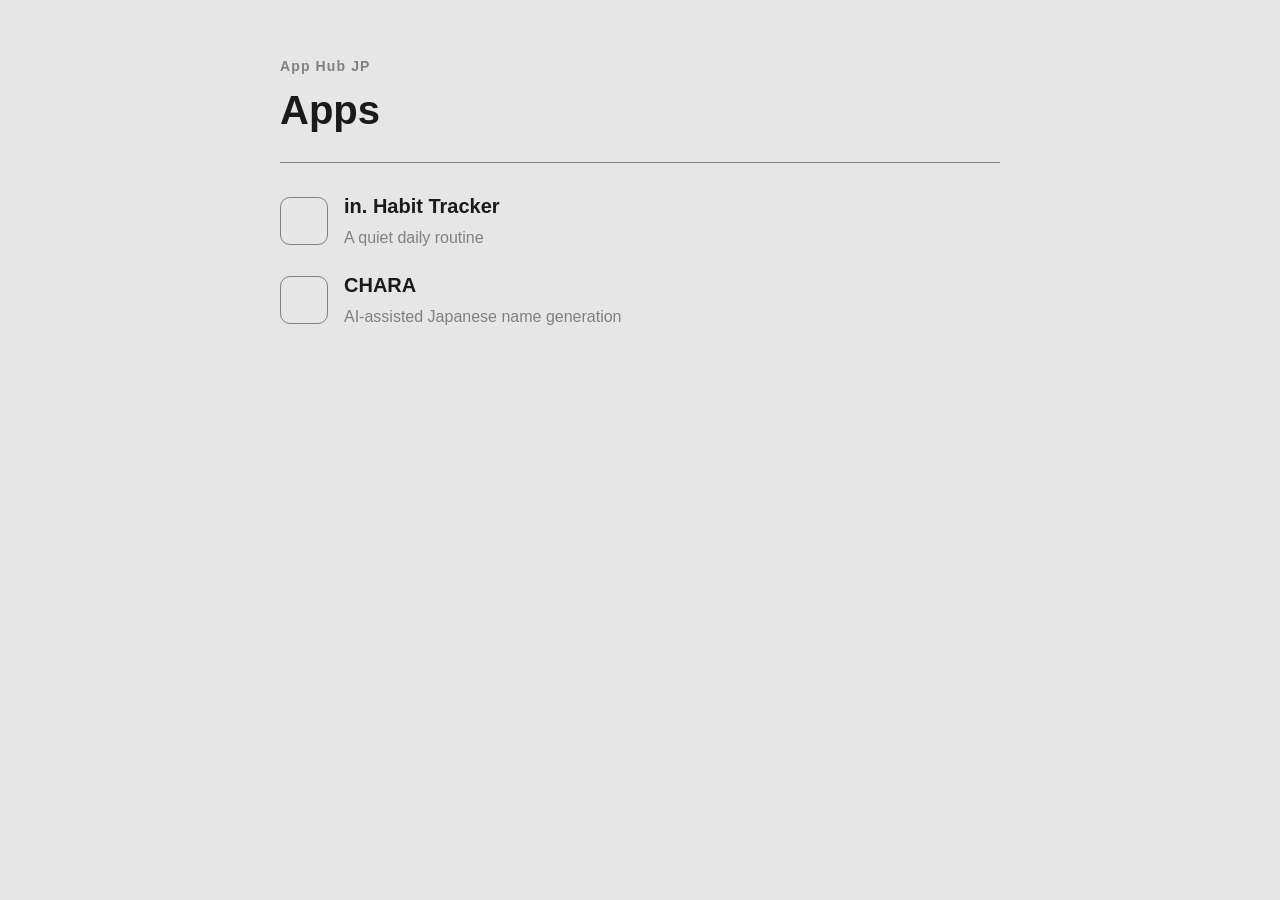
<file: index.html>
<!DOCTYPE html>
<html lang="en">
<head>
  <meta charset="utf-8">
  <meta name="viewport" content="width=device-width, initial-scale=1">
  <title>Apps</title>
  <link rel="stylesheet" href="/styles.css">
</head>
<body>
  <main class="page apps-page">
    <section class="hero">
      <p class="eyebrow">App Hub JP</p>
      <h1>Apps</h1>
    </section>

    <section class="app-list" aria-label="Apps">
      <a class="app-item" href="/in/help/">
        <span class="generic-app-icon" aria-hidden="true"></span>
        <div>
          <h2>in. Habit Tracker</h2>
          <p>A quiet daily routine</p>
        </div>
      </a>

      <a class="app-item" href="/chara/help/">
        <span class="generic-app-icon" aria-hidden="true"></span>
        <div>
          <h2>CHARA</h2>
          <p>AI-assisted Japanese name generation</p>
        </div>
      </a>
    </section>
  </main>
</body>
</html>
</file>
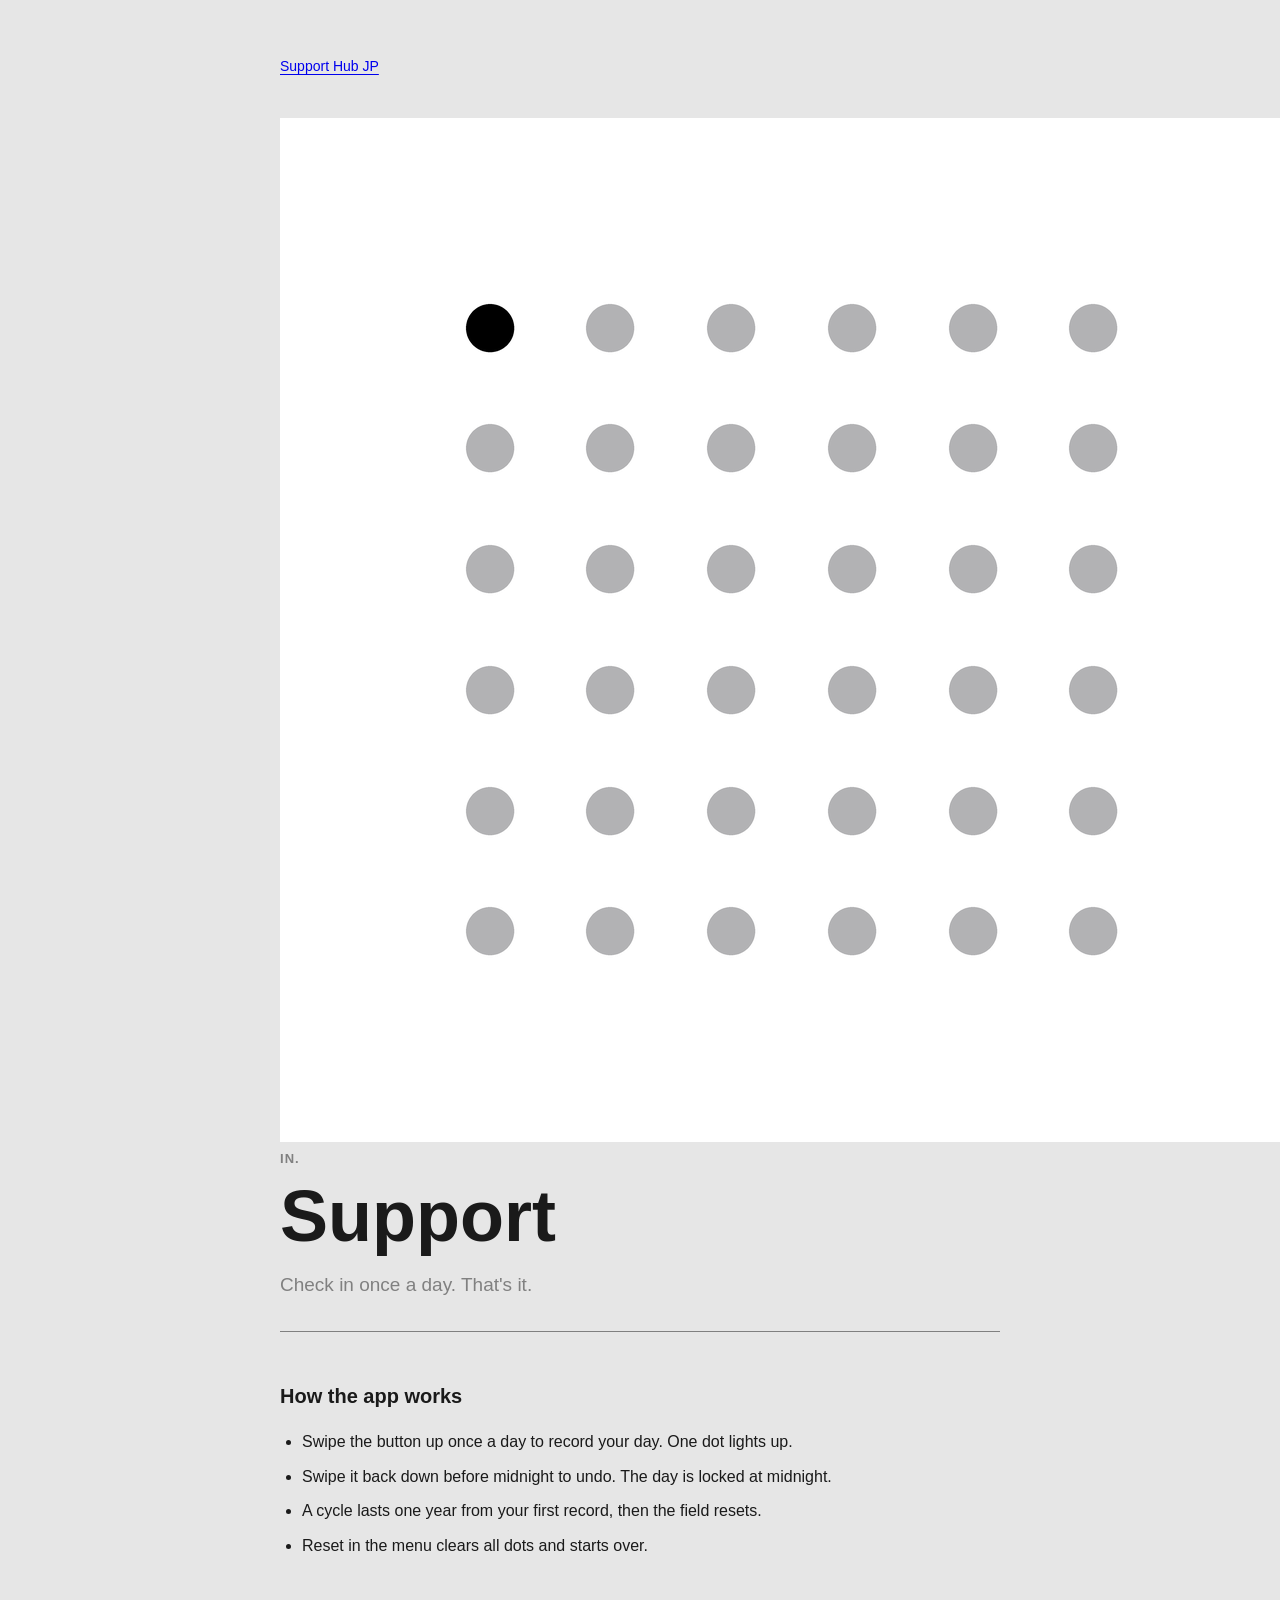
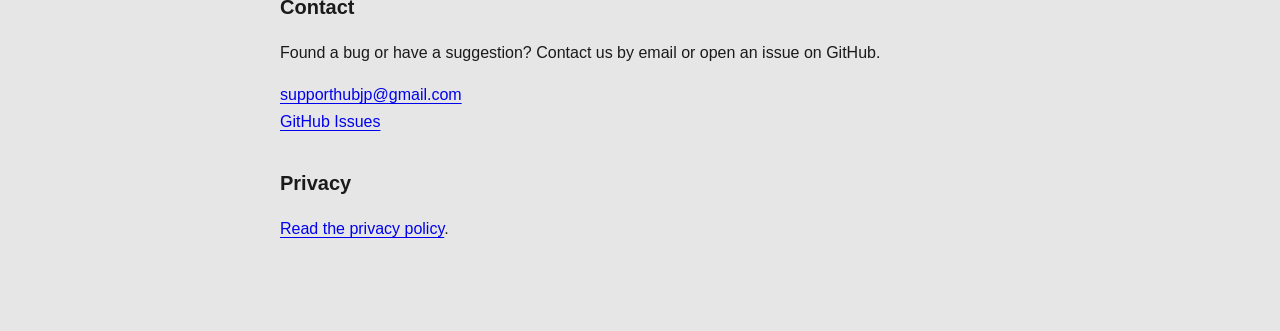
<file: in/index.html>
<!doctype html>
<html lang="en">
<head>
  <meta charset="utf-8">
  <meta name="viewport" content="width=device-width, initial-scale=1">
  <title>IN. Support</title>
  <link rel="stylesheet" href="/styles.css">
</head>
<body>
  <main class="page">
    <nav class="breadcrumb" aria-label="Breadcrumb">
      <a href="/">Support Hub JP</a>
    </nav>

    <section class="hero">
      <img src="/icon-in.png" alt="" class="hero-icon">
      <p class="eyebrow">IN.</p>
      <h1>Support</h1>
      <p class="lead">Check in once a day. That's it.</p>
    </section>

    <section class="content">
      <h2>How the app works</h2>
      <ul>
        <li>Swipe the button up once a day to record your day. One dot lights up.</li>
        <li>Swipe it back down before midnight to undo. The day is locked at midnight.</li>
        <li>A cycle lasts one year from your first record, then the field resets.</li>
        <li>Reset in the menu clears all dots and starts over.</li>
      </ul>

      <h2>Contact</h2>
      <p>Found a bug or have a suggestion? Contact us by email or open an issue on GitHub.</p>
      <p>
        <a href="mailto:supporthubjp@gmail.com">supporthubjp@gmail.com</a><br>
        <a href="https://github.com/support-hub-jp/support-hub-jp.github.io/issues">GitHub Issues</a>
      </p>

      <h2>Privacy</h2>
      <p><a href="/in/privacy-policy/">Read the privacy policy</a>.</p>
    </section>
  </main>
</body>
</html>
</file>
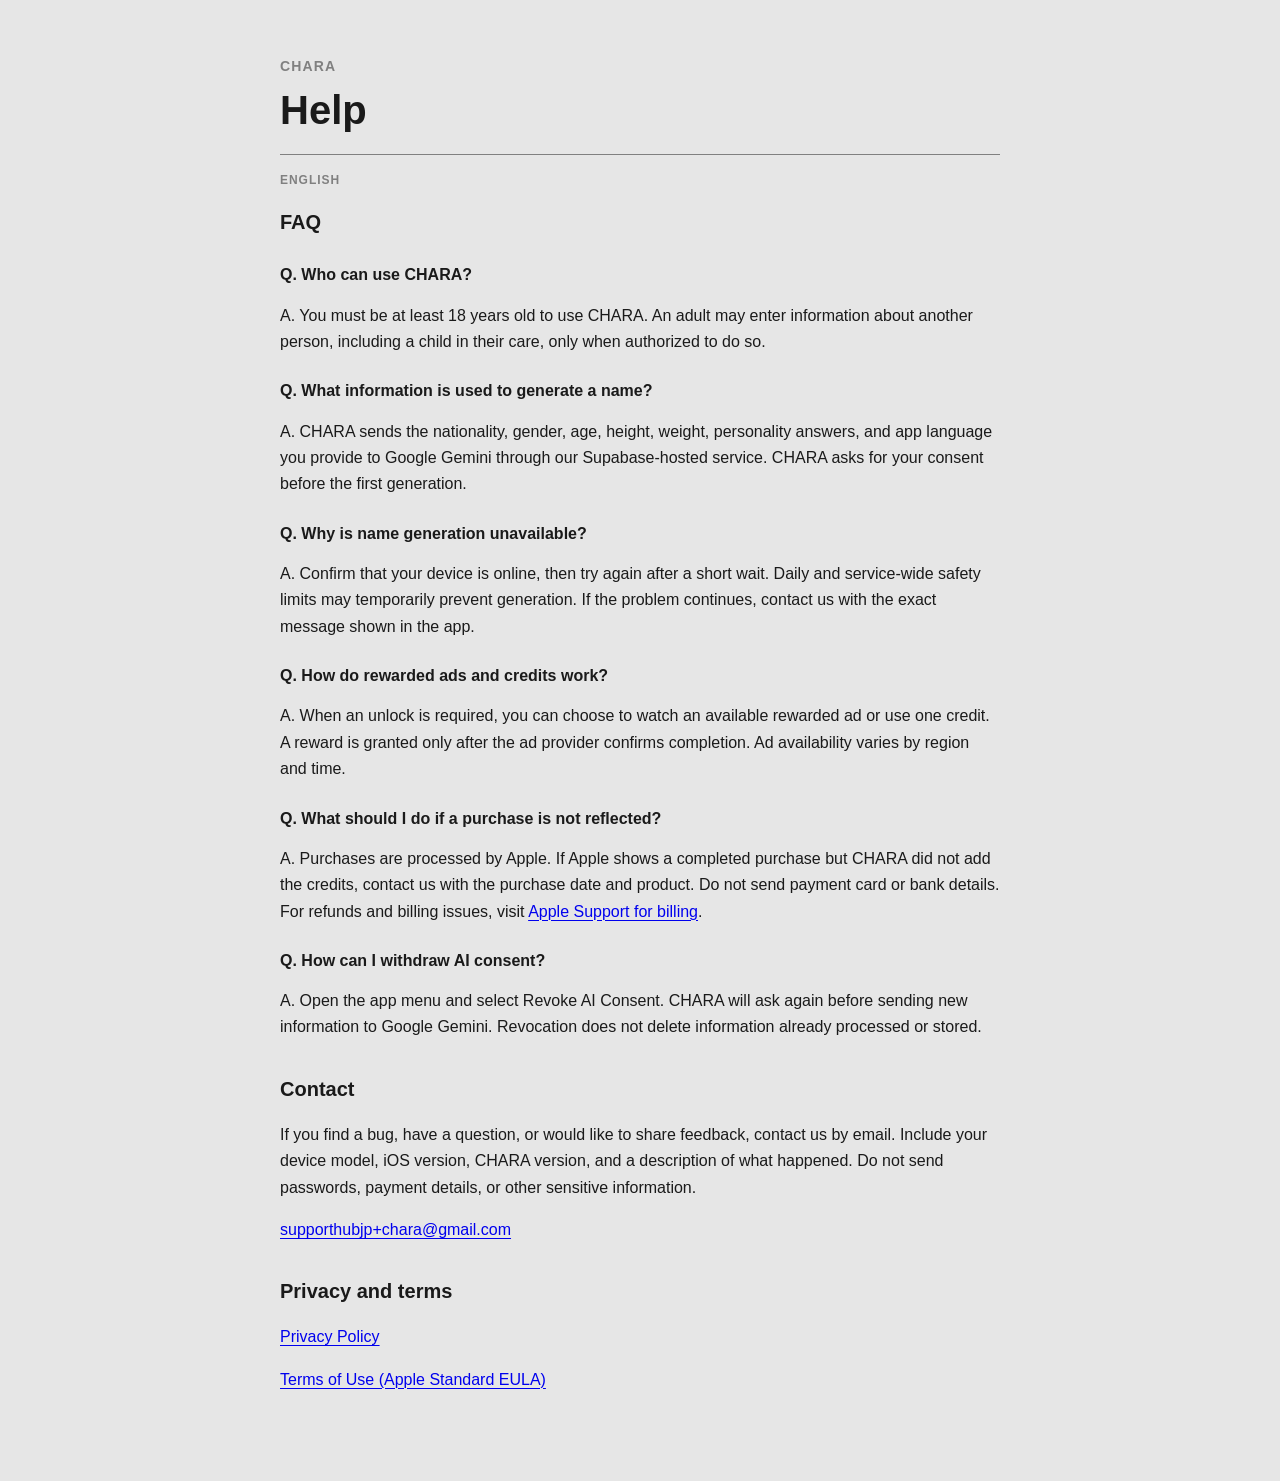
<file: chara/help/index.html>
<!DOCTYPE html>
<html lang="en">
<head>
  <meta charset="utf-8">
  <meta name="viewport" content="width=device-width, initial-scale=1">
  <meta name="description" content="Help and contact information for CHARA.">
  <title>CHARA Help</title>
  <link rel="stylesheet" href="/styles.css">
</head>
<body>
  <main class="page policy-page">
    <section class="hero policy-hero">
      <p class="eyebrow">CHARA</p>
      <h1>Help</h1>
    </section>

    <section class="content">
      <p class="language-label">English</p>

      <h2>FAQ</h2>

      <h3>Q. Who can use CHARA?</h3>
      <p>A. You must be at least 18 years old to use CHARA. An adult may enter information about another person, including a child in their care, only when authorized to do so.</p>

      <h3>Q. What information is used to generate a name?</h3>
      <p>A. CHARA sends the nationality, gender, age, height, weight, personality answers, and app language you provide to Google Gemini through our Supabase-hosted service. CHARA asks for your consent before the first generation.</p>

      <h3>Q. Why is name generation unavailable?</h3>
      <p>A. Confirm that your device is online, then try again after a short wait. Daily and service-wide safety limits may temporarily prevent generation. If the problem continues, contact us with the exact message shown in the app.</p>

      <h3>Q. How do rewarded ads and credits work?</h3>
      <p>A. When an unlock is required, you can choose to watch an available rewarded ad or use one credit. A reward is granted only after the ad provider confirms completion. Ad availability varies by region and time.</p>

      <h3>Q. What should I do if a purchase is not reflected?</h3>
      <p>A. Purchases are processed by Apple. If Apple shows a completed purchase but CHARA did not add the credits, contact us with the purchase date and product. Do not send payment card or bank details. For refunds and billing issues, visit <a href="https://support.apple.com/billing">Apple Support for billing</a>.</p>

      <h3>Q. How can I withdraw AI consent?</h3>
      <p>A. Open the app menu and select Revoke AI Consent. CHARA will ask again before sending new information to Google Gemini. Revocation does not delete information already processed or stored.</p>

      <h2>Contact</h2>
      <p>If you find a bug, have a question, or would like to share feedback, contact us by email. Include your device model, iOS version, CHARA version, and a description of what happened. Do not send passwords, payment details, or other sensitive information.</p>
      <p><a href="mailto:supporthubjp+chara@gmail.com">supporthubjp+chara@gmail.com</a></p>

      <h2>Privacy and terms</h2>
      <p><a href="/chara/privacy-policy/">Privacy Policy</a></p>
      <p><a href="https://www.apple.com/legal/internet-services/itunes/dev/stdeula/">Terms of Use (Apple Standard EULA)</a></p>

    </section>
  </main>
</body>
</html>
</file>
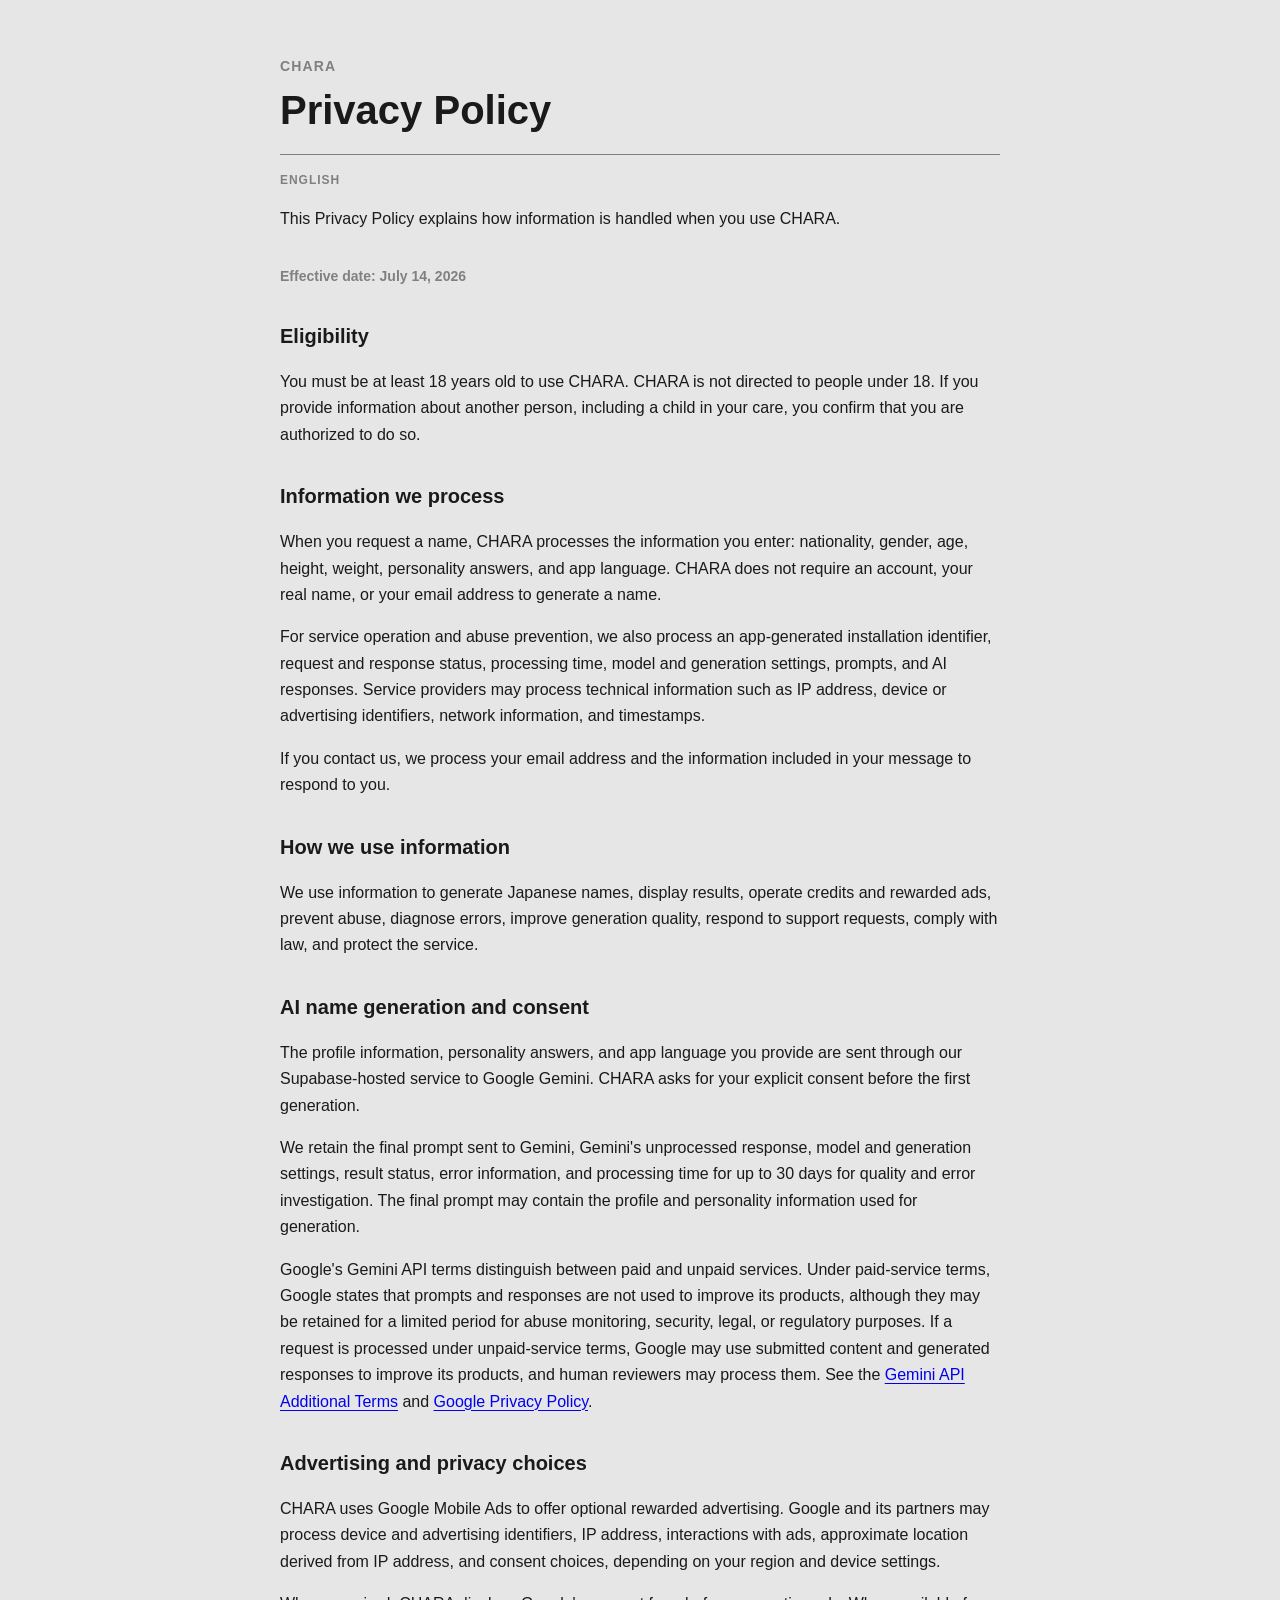
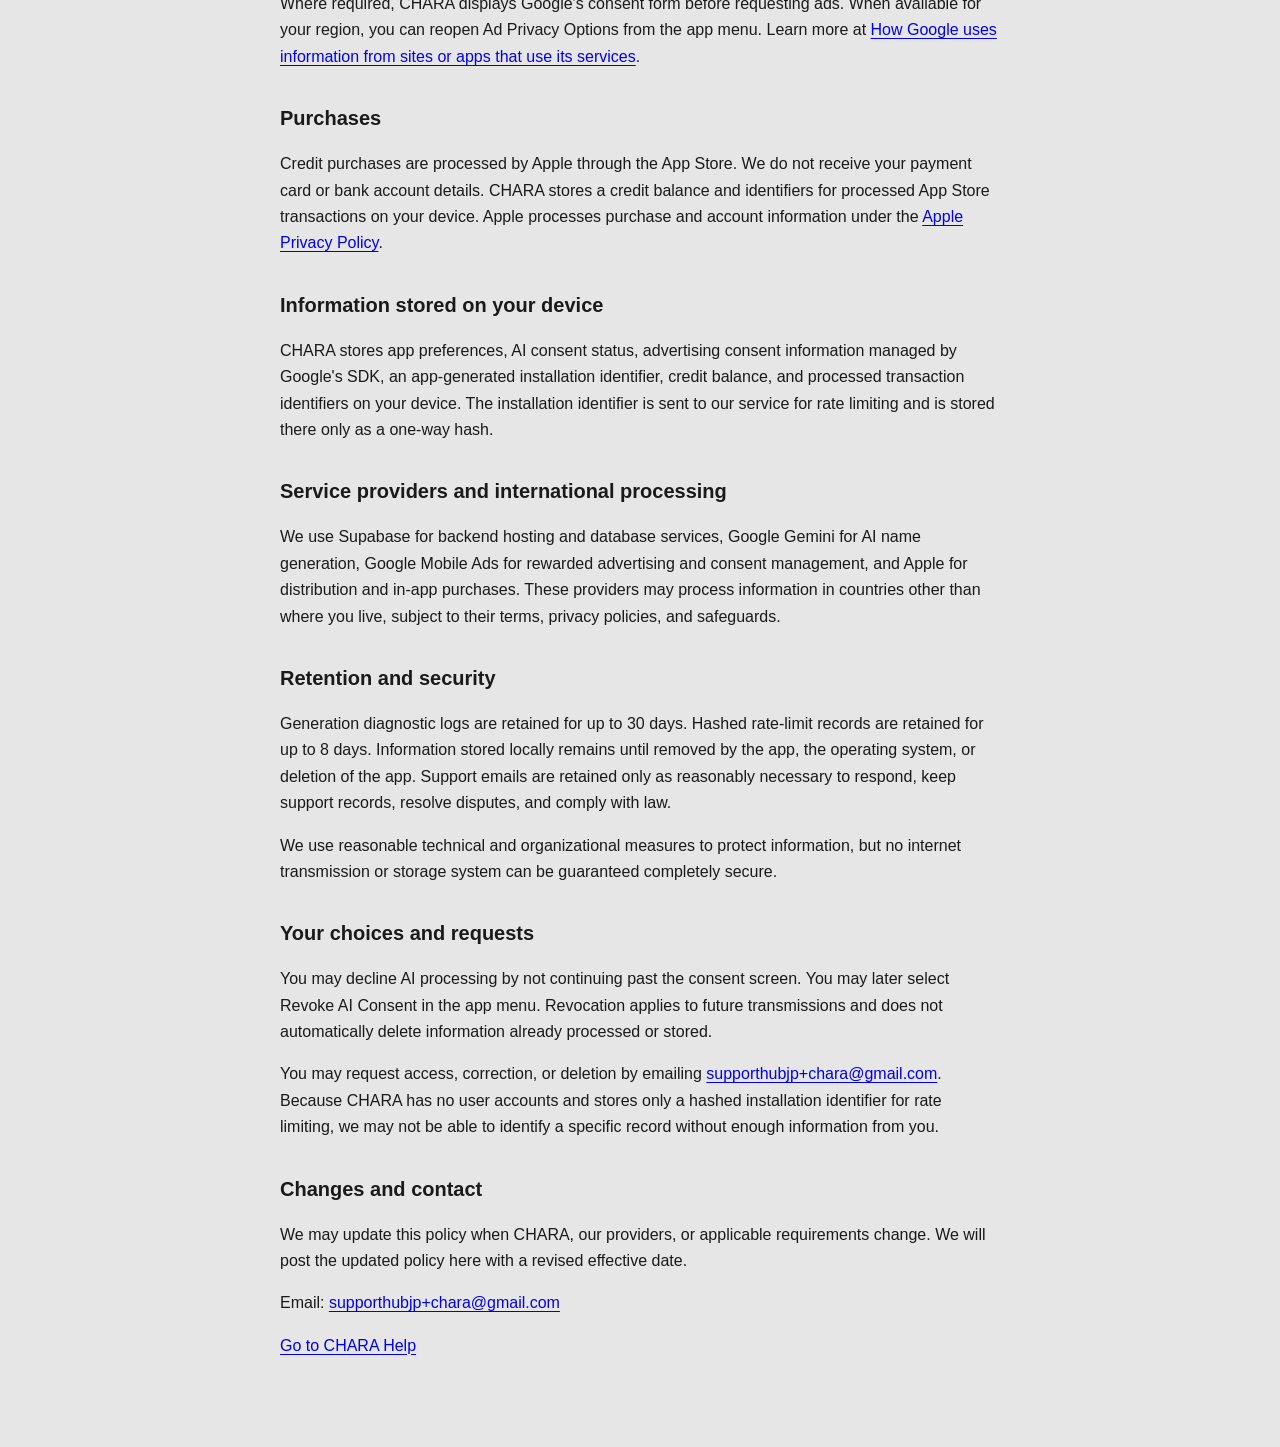
<file: chara/privacy-policy/index.html>
<!DOCTYPE html>
<html lang="en">
<head>
  <meta charset="utf-8">
  <meta name="viewport" content="width=device-width, initial-scale=1">
  <meta name="description" content="Privacy Policy for CHARA.">
  <title>CHARA Privacy Policy</title>
  <link rel="stylesheet" href="/styles.css">
</head>
<body>
  <main class="page policy-page">
    <section class="hero policy-hero">
      <p class="eyebrow">CHARA</p>
      <h1>Privacy Policy</h1>
    </section>

    <section class="content">
      <p class="language-label">English</p>
      <p>This Privacy Policy explains how information is handled when you use CHARA.</p>
      <p class="updated"><strong>Effective date: July 14, 2026</strong></p>

      <h2>Eligibility</h2>
      <p>You must be at least 18 years old to use CHARA. CHARA is not directed to people under 18. If you provide information about another person, including a child in your care, you confirm that you are authorized to do so.</p>

      <h2>Information we process</h2>
      <p>When you request a name, CHARA processes the information you enter: nationality, gender, age, height, weight, personality answers, and app language. CHARA does not require an account, your real name, or your email address to generate a name.</p>
      <p>For service operation and abuse prevention, we also process an app-generated installation identifier, request and response status, processing time, model and generation settings, prompts, and AI responses. Service providers may process technical information such as IP address, device or advertising identifiers, network information, and timestamps.</p>
      <p>If you contact us, we process your email address and the information included in your message to respond to you.</p>

      <h2>How we use information</h2>
      <p>We use information to generate Japanese names, display results, operate credits and rewarded ads, prevent abuse, diagnose errors, improve generation quality, respond to support requests, comply with law, and protect the service.</p>

      <h2>AI name generation and consent</h2>
      <p>The profile information, personality answers, and app language you provide are sent through our Supabase-hosted service to Google Gemini. CHARA asks for your explicit consent before the first generation.</p>
      <p>We retain the final prompt sent to Gemini, Gemini's unprocessed response, model and generation settings, result status, error information, and processing time for up to 30 days for quality and error investigation. The final prompt may contain the profile and personality information used for generation.</p>
      <p>Google's Gemini API terms distinguish between paid and unpaid services. Under paid-service terms, Google states that prompts and responses are not used to improve its products, although they may be retained for a limited period for abuse monitoring, security, legal, or regulatory purposes. If a request is processed under unpaid-service terms, Google may use submitted content and generated responses to improve its products, and human reviewers may process them. See the <a href="https://ai.google.dev/gemini-api/terms">Gemini API Additional Terms</a> and <a href="https://policies.google.com/privacy">Google Privacy Policy</a>.</p>

      <h2>Advertising and privacy choices</h2>
      <p>CHARA uses Google Mobile Ads to offer optional rewarded advertising. Google and its partners may process device and advertising identifiers, IP address, interactions with ads, approximate location derived from IP address, and consent choices, depending on your region and device settings.</p>
      <p>Where required, CHARA displays Google's consent form before requesting ads. When available for your region, you can reopen Ad Privacy Options from the app menu. Learn more at <a href="https://policies.google.com/technologies/partner-sites">How Google uses information from sites or apps that use its services</a>.</p>

      <h2>Purchases</h2>
      <p>Credit purchases are processed by Apple through the App Store. We do not receive your payment card or bank account details. CHARA stores a credit balance and identifiers for processed App Store transactions on your device. Apple processes purchase and account information under the <a href="https://www.apple.com/legal/privacy/">Apple Privacy Policy</a>.</p>

      <h2>Information stored on your device</h2>
      <p>CHARA stores app preferences, AI consent status, advertising consent information managed by Google's SDK, an app-generated installation identifier, credit balance, and processed transaction identifiers on your device. The installation identifier is sent to our service for rate limiting and is stored there only as a one-way hash.</p>

      <h2>Service providers and international processing</h2>
      <p>We use Supabase for backend hosting and database services, Google Gemini for AI name generation, Google Mobile Ads for rewarded advertising and consent management, and Apple for distribution and in-app purchases. These providers may process information in countries other than where you live, subject to their terms, privacy policies, and safeguards.</p>

      <h2>Retention and security</h2>
      <p>Generation diagnostic logs are retained for up to 30 days. Hashed rate-limit records are retained for up to 8 days. Information stored locally remains until removed by the app, the operating system, or deletion of the app. Support emails are retained only as reasonably necessary to respond, keep support records, resolve disputes, and comply with law.</p>
      <p>We use reasonable technical and organizational measures to protect information, but no internet transmission or storage system can be guaranteed completely secure.</p>

      <h2>Your choices and requests</h2>
      <p>You may decline AI processing by not continuing past the consent screen. You may later select Revoke AI Consent in the app menu. Revocation applies to future transmissions and does not automatically delete information already processed or stored.</p>
      <p>You may request access, correction, or deletion by emailing <a href="mailto:supporthubjp+chara@gmail.com">supporthubjp+chara@gmail.com</a>. Because CHARA has no user accounts and stores only a hashed installation identifier for rate limiting, we may not be able to identify a specific record without enough information from you.</p>

      <h2>Changes and contact</h2>
      <p>We may update this policy when CHARA, our providers, or applicable requirements change. We will post the updated policy here with a revised effective date.</p>
      <p>Email: <a href="mailto:supporthubjp+chara@gmail.com">supporthubjp+chara@gmail.com</a></p>
      <p><a href="/chara/help/">Go to CHARA Help</a></p>

    </section>
  </main>
</body>
</html>
</file>
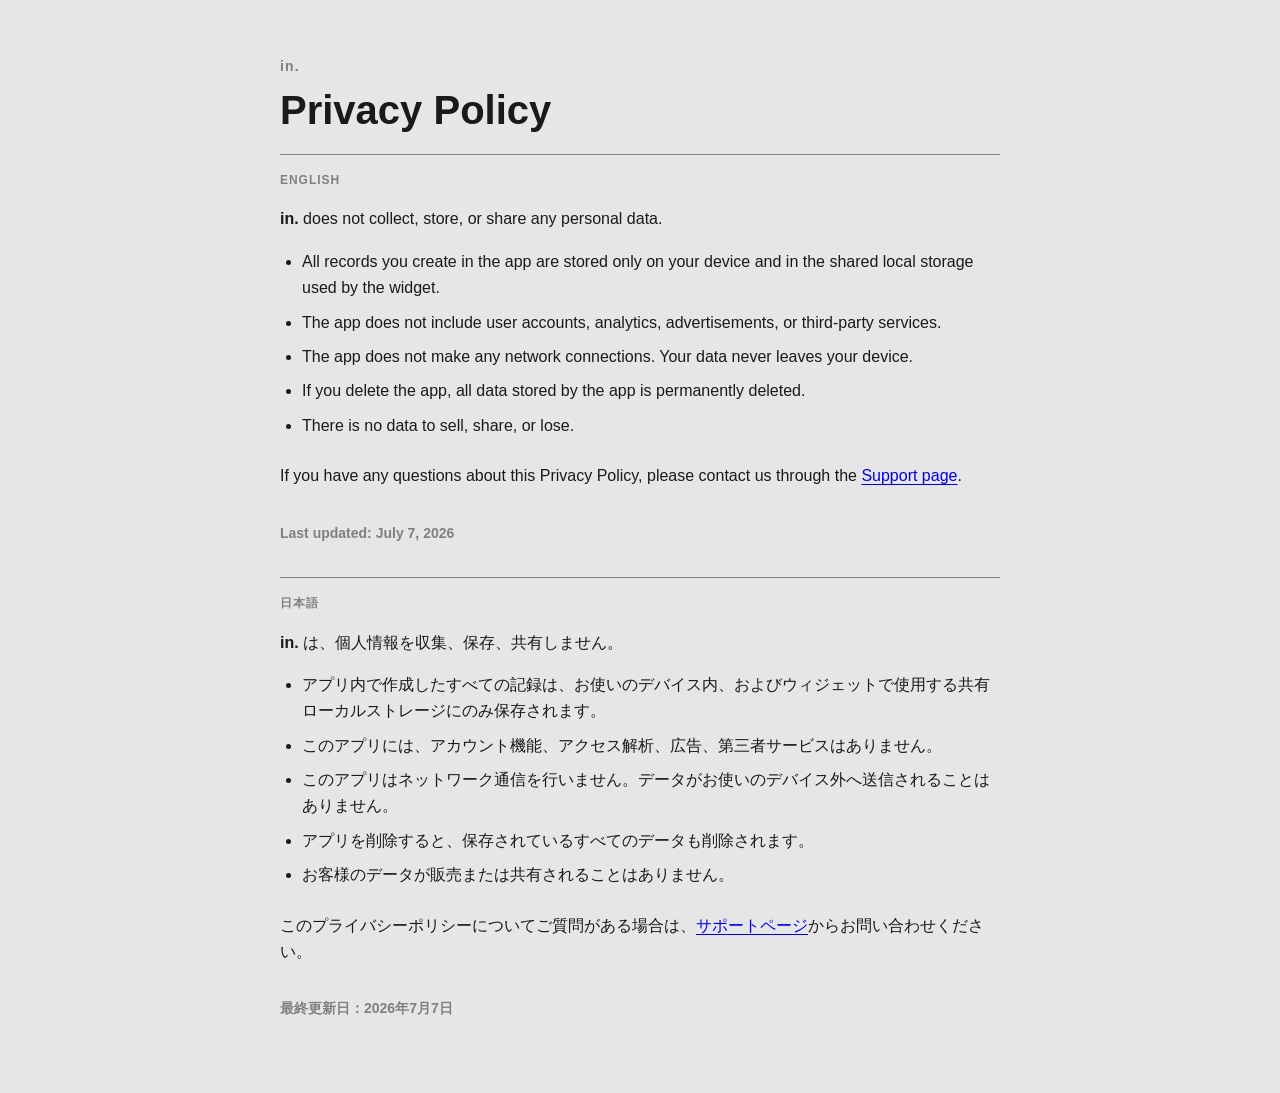
<file: in/privacy-policy/index.html>
<!doctype html>
<html lang="en">
<head>
  <meta charset="utf-8">
  <meta name="viewport" content="width=device-width, initial-scale=1">
  <title>in. Privacy Policy</title>
  <link rel="stylesheet" href="/styles.css">
</head>
<body>
  <main class="page policy-page">
    <section class="hero policy-hero">
      <p class="eyebrow">in.</p>
      <h1>Privacy Policy</h1>
    </section>

    <section class="content">
      <p class="language-label">English</p>
      <p><strong>in.</strong> does not collect, store, or share any personal data.</p>

      <ul>
        <li>All records you create in the app are stored only on your device and in the shared local storage used by the widget.</li>
        <li>The app does not include user accounts, analytics, advertisements, or third-party services.</li>
        <li>The app does not make any network connections. Your data never leaves your device.</li>
        <li>If you delete the app, all data stored by the app is permanently deleted.</li>
        <li>There is no data to sell, share, or lose.</li>
      </ul>

      <p>If you have any questions about this Privacy Policy, please contact us through the <a href="/in/">Support page</a>.</p>

      <p class="updated"><strong>Last updated: July 7, 2026</strong></p>

      <hr>

      <p class="language-label section-start" lang="ja">日本語</p>
      <p lang="ja"><strong>in.</strong> は、個人情報を収集、保存、共有しません。</p>

      <ul lang="ja">
        <li>アプリ内で作成したすべての記録は、お使いのデバイス内、およびウィジェットで使用する共有ローカルストレージにのみ保存されます。</li>
        <li>このアプリには、アカウント機能、アクセス解析、広告、第三者サービスはありません。</li>
        <li>このアプリはネットワーク通信を行いません。データがお使いのデバイス外へ送信されることはありません。</li>
        <li>アプリを削除すると、保存されているすべてのデータも削除されます。</li>
        <li>お客様のデータが販売または共有されることはありません。</li>
      </ul>

      <p lang="ja">このプライバシーポリシーについてご質問がある場合は、<a href="/in/">サポートページ</a>からお問い合わせください。</p>

      <p class="updated" lang="ja"><strong>最終更新日：2026年7月7日</strong></p>
    </section>
  </main>
</body>
</html>
</file>
<file: styles.css>
:root {
  color-scheme: light dark;
  --bg: #e6e6e6;
  --text: #1a1a1a;
  --muted: #808080;
  --link: #0000ee;
}

@media (prefers-color-scheme: dark) {
  :root {
    --bg: #1a1a1a;
    --text: #e6e6e6;
    --link: #8080f7;
  }
}

* {
  box-sizing: border-box;
}

body {
  margin: 0;
  background: var(--bg);
  color: var(--text);
  font-family: -apple-system, BlinkMacSystemFont, "Segoe UI", sans-serif;
  line-height: 1.55;
}

a {
  color: var(--link);
  text-decoration-thickness: 1px;
  text-underline-offset: 0.18em;
}

a:hover {
  text-decoration-thickness: 2px;
}

.page {
  width: min(720px, calc(100% - 40px));
  margin: 0 auto;
  padding: 56px 0 72px;
}

.breadcrumb {
  display: flex;
  gap: 8px;
  margin-bottom: 40px;
  color: var(--muted);
  font-size: 14px;
}

.hero {
  padding-bottom: 32px;
  border-bottom: 1px solid var(--muted);
}

.eyebrow {
  margin: 0 0 12px;
  color: var(--muted);
  font-size: 13px;
  font-weight: 700;
  letter-spacing: 0.08em;
  text-transform: uppercase;
}

h1 {
  margin: 0;
  font-size: clamp(42px, 9vw, 72px);
  line-height: 0.95;
  letter-spacing: 0;
}

h2 {
  margin: 32px 0 16px;
  font-size: 20px;
  letter-spacing: 0;
}

h3 {
  margin: 24px 0 8px;
  font-size: 16px;
  line-height: 1.45;
  letter-spacing: 0;
}

.lead {
  max-width: 560px;
  margin: 20px 0 0;
  color: var(--muted);
  font-size: 19px;
}

.content {
  padding-top: 16px;
  font-size: 16px;
  line-height: 1.65;
}

.content ul {
  margin: 16px 0 24px;
  padding-left: 22px;
}

.content li + li {
  margin-top: 8px;
}

.content hr {
  margin: 48px 0 16px;
  border: 0;
  border-top: 1px solid var(--muted);
}

.policy-hero {
  padding-bottom: 24px;
}

.policy-hero h1 {
  font-size: 40px;
  line-height: 1;
}

.apps-page h1 {
  font-size: 40px;
  line-height: 1;
}

.policy-hero .eyebrow,
.apps-page .eyebrow {
  font-size: 14px;
  text-transform: none;
}

.language-label {
  margin: 0 0 16px;
  color: var(--muted);
  font-size: 12px;
  font-weight: 700;
  letter-spacing: 0.08em;
  text-transform: uppercase;
}

.section-start {
  margin-bottom: 16px;
}

.language-label + h2 {
  margin-top: 0;
}

.app-list {
  display: grid;
  gap: 20px;
  padding-top: 28px;
}

.app-item {
  display: flex;
  align-items: center;
  gap: 16px;
  color: inherit;
  text-decoration: none;
}

.generic-app-icon {
  display: block;
  width: 48px;
  height: 48px;
  flex: 0 0 auto;
  border: 1px solid var(--muted);
  border-radius: 10px;
}

.app-item h2 {
  margin: 0 0 4px;
  font-size: 20px;
}

.app-item p,
.updated {
  color: var(--muted);
}

.app-item p {
  margin: 0;
  font-size: 16px;
}

.updated {
  margin: 32px 0 0;
  font-size: 14px;
}

.updated + hr {
  margin-top: 32px;
}
</file>
